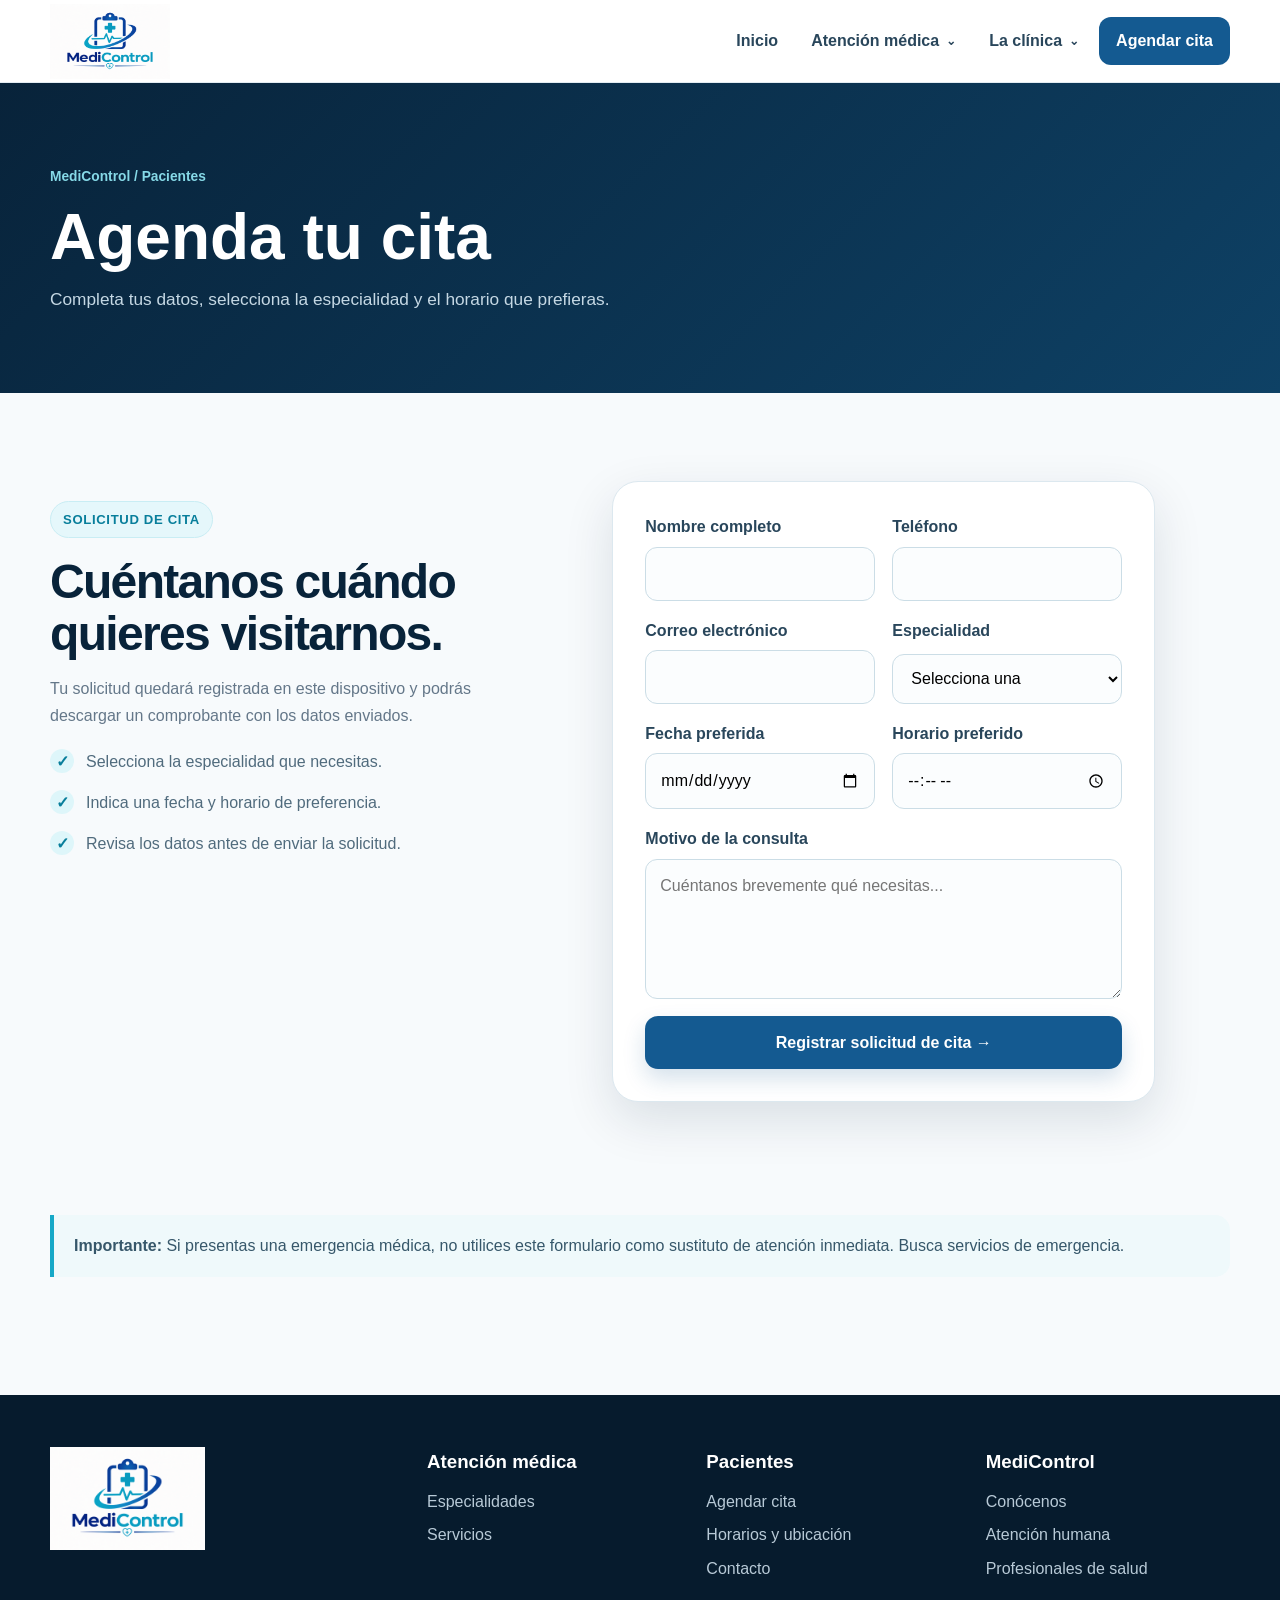
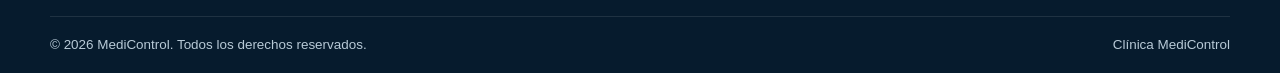
<file: citas.html>
<!doctype html>
<html lang="es">
<head>
<meta charset="utf-8">
<meta name="viewport" content="width=device-width,initial-scale=1">
<title>Agendar cita | MediControl</title>
<meta name="description" content="Solicita una cita en Clínica MediControl.">
<link rel="stylesheet" href="assets/styles.css">
</head>
<body>
<header>
  <nav class="navbar">
    <div class="container nav-inner">
      <a class="brand" href="index.html" aria-label="MediControl inicio"><img src="assets/logo.png" alt="MediControl"></a>
      <button class="menu-toggle" aria-label="Abrir menú" aria-expanded="false">☰</button>
      <ul class="nav-links">
        <li><a href="index.html">Inicio</a></li>
        <li class="drop"><button class="drop-btn">Atención médica <span class="chevron">⌄</span></button><div class="dropdown"><a href="especialidades.html">Especialidades <small>Áreas médicas y profesionales</small></a><a href="servicios.html">Servicios <small>Atención para nuestros pacientes</small></a></div></li>
        <li class="drop"><button class="drop-btn">La clínica <span class="chevron">⌄</span></button><div class="dropdown"><a href="nosotros.html">Conócenos <small>Nuestra forma de atender</small></a><a href="horarios.html">Horarios y ubicación <small>Cuándo y dónde encontrarnos</small></a></div></li>
        <li><a href="citas.html" class="nav-cta">Agendar cita</a></li>
      </ul>
    </div>
  </nav>
</header>
<main>
<section class="page-hero"><div class="container"><span class="breadcrumb">MediControl / Pacientes</span><h1>Agenda tu cita</h1><p>Completa tus datos, selecciona la especialidad y el horario que prefieras.</p></div></section>
<section class="section">
 <div class="container">
  <div class="appointment-layout">
   <div class="appointment-intro reveal">
    <span class="eyebrow">Solicitud de cita</span><h2>Cuéntanos cuándo quieres visitarnos.</h2>
    <p>Tu solicitud quedará registrada en este dispositivo y podrás descargar un comprobante con los datos enviados.</p>
    <ul class="list"><li><span class="check">✓</span><span>Selecciona la especialidad que necesitas.</span></li><li><span class="check">✓</span><span>Indica una fecha y horario de preferencia.</span></li><li><span class="check">✓</span><span>Revisa los datos antes de enviar la solicitud.</span></li></ul>
   </div>
   <div class="form-card reveal">
    <form id="appointmentForm">
     <div class="form-grid">
      <div class="field"><label for="name">Nombre completo</label><input id="name" name="name" autocomplete="name" required></div>
      <div class="field"><label for="phone">Teléfono</label><input id="phone" name="phone" type="tel" autocomplete="tel" required></div>
      <div class="field"><label for="email">Correo electrónico</label><input id="email" name="email" type="email" autocomplete="email" required></div>
      <div class="field"><label for="specialty">Especialidad</label><select id="specialty" name="specialty" required><option value="">Selecciona una</option><option>Medicina General</option><option>Pediatría</option><option>Cardiología</option><option>Dermatología</option><option>Ginecología</option></select></div>
      <div class="field"><label for="date">Fecha preferida</label><input id="date" name="date" type="date" required></div>
      <div class="field"><label for="time">Horario preferido</label><input id="time" name="time" type="time" required></div>
      <div class="field full"><label for="reason">Motivo de la consulta</label><textarea id="reason" name="reason" placeholder="Cuéntanos brevemente qué necesitas..." required></textarea></div>
      <div class="field full"><button class="btn btn-primary" type="submit">Registrar solicitud de cita →</button></div>
     </div>
     <div class="notice" id="appointmentNotice" role="status"></div>
     <div class="appointment-actions" id="appointmentActions" hidden><button class="btn btn-secondary" type="button" id="downloadAppointment">Descargar comprobante</button></div>
    </form>
   </div>
  </div>
 </div>
</section>
<section class="section compact-section"><div class="container"><div class="patient-note reveal"><strong>Importante:</strong> Si presentas una emergencia médica, no utilices este formulario como sustituto de atención inmediata. Busca servicios de emergencia.</div></div></section>
</main>
<footer class="footer">
  <div class="container footer-main">
    <div><img class="footer-logo" src="assets/logo.png" alt="MediControl"></div>
    <div><h3>Atención médica</h3><ul><li><a href="especialidades.html">Especialidades</a></li><li><a href="servicios.html">Servicios</a></li></ul></div>
    <div><h3>Pacientes</h3><ul><li><a href="citas.html">Agendar cita</a></li><li><a href="horarios.html">Horarios y ubicación</a></li><li><a href="contacto.html">Contacto</a></li></ul></div>
    <div><h3>MediControl</h3><ul><li><a href="nosotros.html">Conócenos</a></li><li>Atención humana</li><li>Profesionales de salud</li></ul></div>
  </div>
  <div class="container footer-bottom"><span>© 2026 MediControl. Todos los derechos reservados.</span><span>Clínica MediControl</span></div>
</footer>
<script src="assets/app.js"></script>
</body>
</html>
</file>
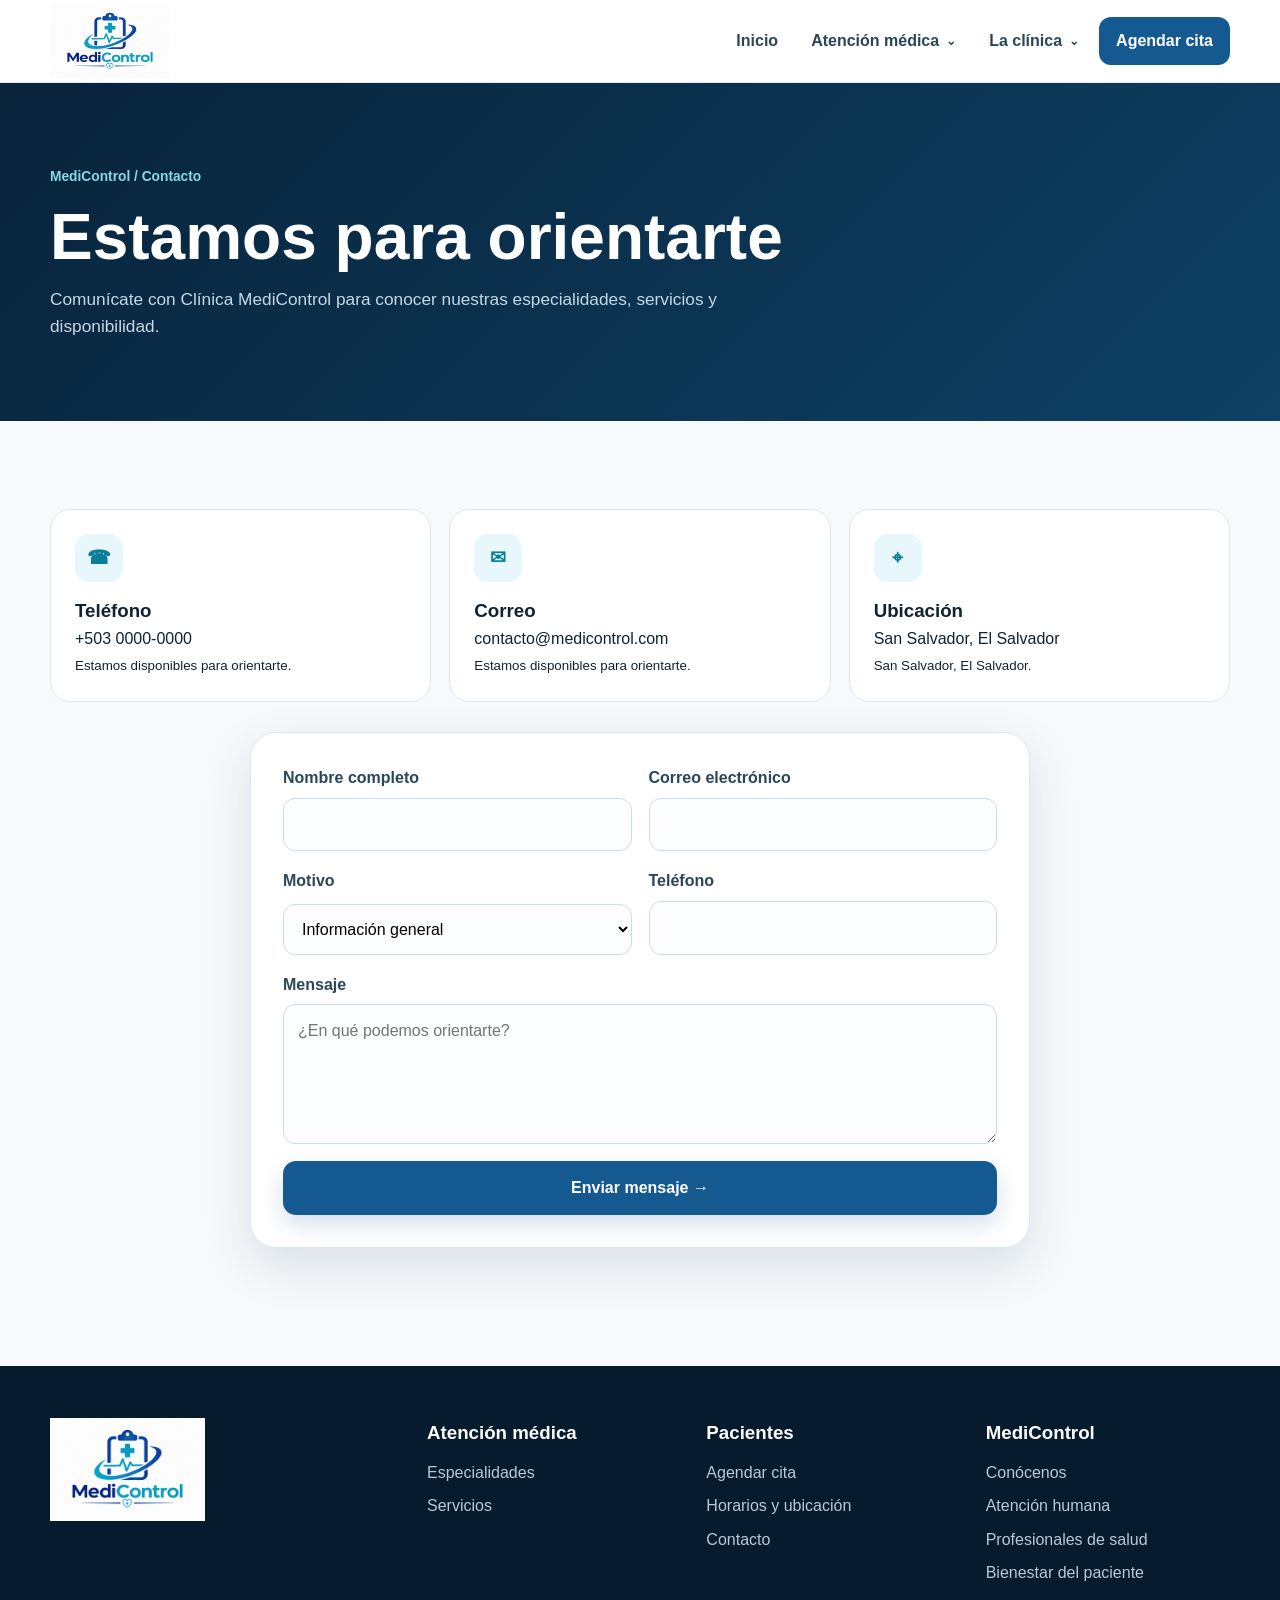
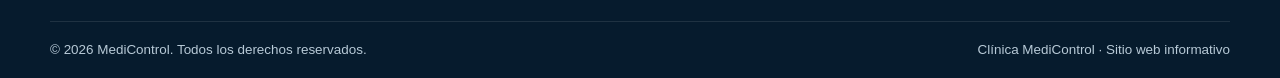
<file: contacto.html>
<!doctype html>
<html lang="es">
<head>
<meta charset="utf-8">
<meta name="viewport" content="width=device-width,initial-scale=1">
<title>Contacto | MediControl</title>
<meta name="description" content="Comunícate con Clínica MediControl.">
<link rel="stylesheet" href="assets/styles.css">
</head>
<body>

<header>
    <nav class="navbar">
    <div class="container nav-inner">
      <a class="brand" href="index.html" aria-label="MediControl inicio"><img src="assets/logo.png" alt="MediControl"></a>
      <button class="menu-toggle" aria-label="Abrir menú" aria-expanded="false">☰</button>
      <ul class="nav-links">
        <li><a href="index.html">Inicio</a></li>
        <li class="drop">
          <button class="drop-btn">Atención médica <span class="chevron">⌄</span></button>
          <div class="dropdown">
            <a href="especialidades.html">Especialidades <small>Conoce nuestras áreas médicas</small></a>
            <a href="servicios.html">Servicios <small>Lo que puedes encontrar en la clínica</small></a>
                      </div>
        </li>
        <li class="drop">
          <button class="drop-btn">La clínica <span class="chevron">⌄</span></button>
          <div class="dropdown">
            <a href="nosotros.html">Conócenos <small>Nuestra forma de atender</small></a>
            <a href="horarios.html">Horarios y ubicación <small>Cuándo y dónde encontrarnos</small></a>
          </div>
        </li>
        <li><a href="citas.html" class="nav-cta">Agendar cita</a></li>
      </ul>
    </div>
  </nav>
</header>

<main>

<section class="page-hero">
 <div class="container">
  <span class="breadcrumb">MediControl / Contacto</span>
  <h1>Estamos para orientarte</h1>
  <p>Comunícate con Clínica MediControl para conocer nuestras especialidades, servicios y disponibilidad.</p>
 </div>
</section>
<section class="section">
 <div class="container">
  <div class="contact-cards">
   <div class="contact-card reveal"><div class="card-icon">☎</div><h3>Teléfono</h3><p>+503 0000-0000</p><small>Estamos disponibles para orientarte.</small></div>
   <div class="contact-card reveal"><div class="card-icon">✉</div><h3>Correo</h3><p>contacto@medicontrol.com</p><small>Estamos disponibles para orientarte.</small></div>
   <div class="contact-card reveal"><div class="card-icon">⌖</div><h3>Ubicación</h3><p>San Salvador, El Salvador</p><small>San Salvador, El Salvador.</small></div>
  </div>
  <div class="form-card reveal">
   <form id="contactForm">
    <div class="form-grid">
     <div class="field"><label for="name">Nombre completo</label><input id="contactName" required></div>
     <div class="field"><label for="email">Correo electrónico</label><input id="contactEmail" type="email" required></div>
     <div class="field"><label for="subject">Motivo</label><select id="subject"><option>Información general</option><option>Especialidades</option><option>Servicios</option><option>Citas</option><option>Otra consulta</option></select></div>
     <div class="field"><label for="phone">Teléfono</label><input id="phone" type="tel"></div>
     <div class="field full"><label for="message">Mensaje</label><textarea id="message" required placeholder="¿En qué podemos orientarte?"></textarea></div>
     <div class="field full"><button class="btn btn-primary" type="submit">Enviar mensaje →</button></div>
    </div>
    <div class="notice" id="formNotice"></div>
   </form>
  </div>
 </div>
</section>

</main>

<footer class="footer">
  <div class="container footer-main">
    <div>
      <img class="footer-logo" src="assets/logo.png" alt="MediControl">
      
    </div>
    <div>
      <h3>Atención médica</h3>
      <ul>
        <li><a href="especialidades.html">Especialidades</a></li>
        <li><a href="servicios.html">Servicios</a></li>
              </ul>
    </div>
    <div>
      <h3>Pacientes</h3>
      <ul>
        <li><a href="citas.html">Agendar cita</a></li>
        <li><a href="horarios.html">Horarios y ubicación</a></li>
        <li><a href="contacto.html">Contacto</a></li>
      </ul>
    </div>
    <div>
      <h3>MediControl</h3>
      <ul>
        <li><a href="nosotros.html">Conócenos</a></li>
        <li>Atención humana</li>
        <li>Profesionales de salud</li>
        <li>Bienestar del paciente</li>
      </ul>
    </div>
  </div>
  <div class="container footer-bottom">
    <span>© 2026 MediControl. Todos los derechos reservados.</span>
    <span>Clínica MediControl · Sitio web informativo</span>
  </div>
</footer>

<script src="assets/app.js"></script>
</body>
</html>
</file>
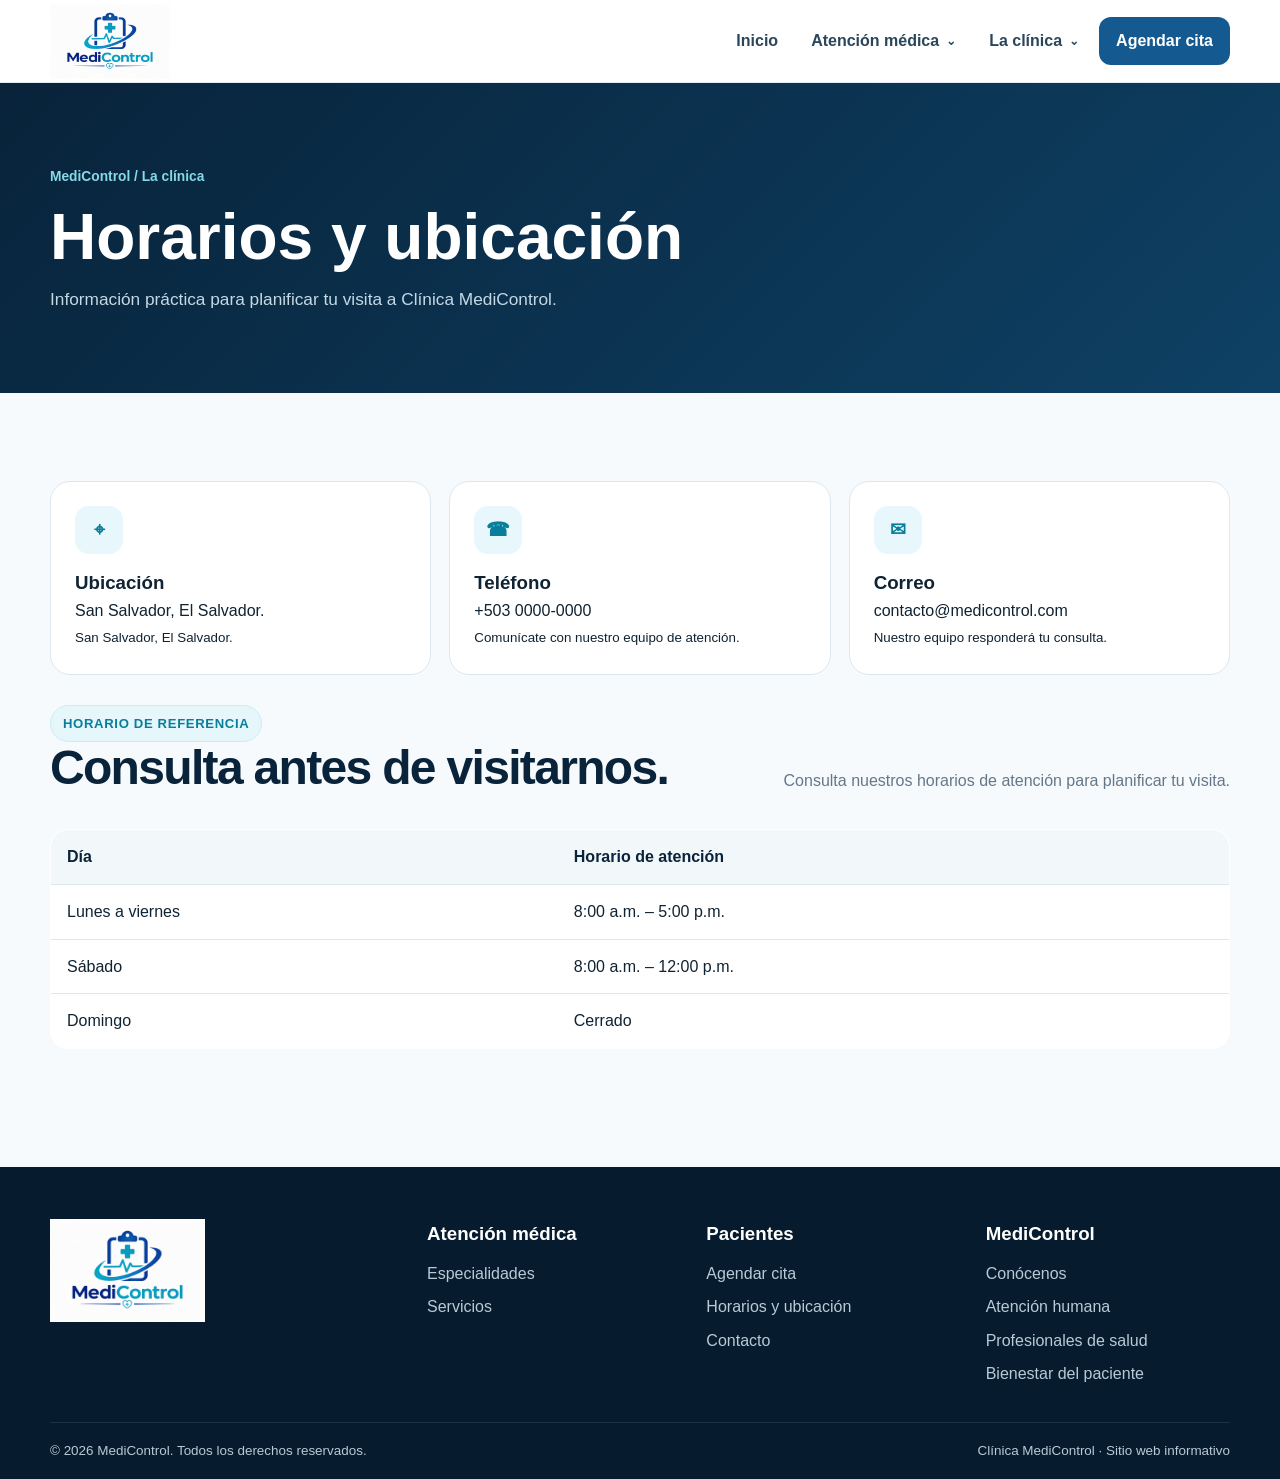
<file: horarios.html>
<!doctype html>
<html lang="es">
<head>
<meta charset="utf-8">
<meta name="viewport" content="width=device-width,initial-scale=1">
<title>Horarios y ubicación | MediControl</title>
<meta name="description" content="Consulta horarios y datos prácticos para visitar Clínica MediControl.">
<link rel="stylesheet" href="assets/styles.css">
</head>
<body>

<header>
    <nav class="navbar">
    <div class="container nav-inner">
      <a class="brand" href="index.html" aria-label="MediControl inicio"><img src="assets/logo.png" alt="MediControl"></a>
      <button class="menu-toggle" aria-label="Abrir menú" aria-expanded="false">☰</button>
      <ul class="nav-links">
        <li><a href="index.html">Inicio</a></li>
        <li class="drop">
          <button class="drop-btn">Atención médica <span class="chevron">⌄</span></button>
          <div class="dropdown">
            <a href="especialidades.html">Especialidades <small>Conoce nuestras áreas médicas</small></a>
            <a href="servicios.html">Servicios <small>Lo que puedes encontrar en la clínica</small></a>
                      </div>
        </li>
        <li class="drop">
          <button class="drop-btn">La clínica <span class="chevron">⌄</span></button>
          <div class="dropdown">
            <a href="nosotros.html">Conócenos <small>Nuestra forma de atender</small></a>
            <a href="horarios.html">Horarios y ubicación <small>Cuándo y dónde encontrarnos</small></a>
          </div>
        </li>
        <li><a href="citas.html" class="nav-cta">Agendar cita</a></li>
      </ul>
    </div>
  </nav>
</header>

<main>

<section class="page-hero">
 <div class="container">
  <span class="breadcrumb">MediControl / La clínica</span>
  <h1>Horarios y ubicación</h1>
  <p>Información práctica para planificar tu visita a Clínica MediControl.</p>
 </div>
</section>
<section class="section">
 <div class="container">
  <div class="contact-cards">
   <div class="contact-card reveal"><div class="card-icon">⌖</div><h3>Ubicación</h3><p>San Salvador, El Salvador.</p><small>San Salvador, El Salvador.</small></div>
   <div class="contact-card reveal"><div class="card-icon">☎</div><h3>Teléfono</h3><p>+503 0000-0000</p><small>Comunícate con nuestro equipo de atención.</small></div>
   <div class="contact-card reveal"><div class="card-icon">✉</div><h3>Correo</h3><p>contacto@medicontrol.com</p><small>Nuestro equipo responderá tu consulta.</small></div>
  </div>
  <div class="section-head reveal"><div><span class="eyebrow">Horario de referencia</span><h2>Consulta antes de visitarnos.</h2></div><p>Consulta nuestros horarios de atención para planificar tu visita.</p></div>
  <table class="hours reveal"><thead><tr><th>Día</th><th>Horario de atención</th></tr></thead><tbody>
   <tr><td>Lunes a viernes</td><td>8:00 a.m. – 5:00 p.m.</td></tr>
   <tr><td>Sábado</td><td>8:00 a.m. – 12:00 p.m.</td></tr>
   <tr><td>Domingo</td><td>Cerrado</td></tr>
  </tbody></table>
 </div>
</section>

</main>

<footer class="footer">
  <div class="container footer-main">
    <div>
      <img class="footer-logo" src="assets/logo.png" alt="MediControl">
      
    </div>
    <div>
      <h3>Atención médica</h3>
      <ul>
        <li><a href="especialidades.html">Especialidades</a></li>
        <li><a href="servicios.html">Servicios</a></li>
              </ul>
    </div>
    <div>
      <h3>Pacientes</h3>
      <ul>
        <li><a href="citas.html">Agendar cita</a></li>
        <li><a href="horarios.html">Horarios y ubicación</a></li>
        <li><a href="contacto.html">Contacto</a></li>
      </ul>
    </div>
    <div>
      <h3>MediControl</h3>
      <ul>
        <li><a href="nosotros.html">Conócenos</a></li>
        <li>Atención humana</li>
        <li>Profesionales de salud</li>
        <li>Bienestar del paciente</li>
      </ul>
    </div>
  </div>
  <div class="container footer-bottom">
    <span>© 2026 MediControl. Todos los derechos reservados.</span>
    <span>Clínica MediControl · Sitio web informativo</span>
  </div>
</footer>

<script src="assets/app.js"></script>
</body>
</html>
</file>
<file: assets/styles.css>
:root{
  --navy:#08233a;
  --navy-2:#0d3554;
  --blue:#145a91;
  --cyan:#16a8c7;
  --cyan-2:#22c6df;
  --ink:#102332;
  --muted:#647789;
  --light:#eef6fa;
  --white:#ffffff;
  --line:#dce8ef;
  --danger:#d84a4a;
  --shadow:0 18px 50px rgba(8,35,58,.12);
  --radius:22px;
}
*{box-sizing:border-box;margin:0;padding:0}
html{scroll-behavior:smooth}
body{
  font-family:Inter,Segoe UI,Roboto,Arial,sans-serif;
  color:var(--ink);
  background:#f7fafc;
  line-height:1.6;
}
a{text-decoration:none;color:inherit}
img{max-width:100%;display:block}
button,input,textarea{font:inherit}
.container{width:min(1160px,92%);margin:auto}
.topbar{
  background:var(--navy);
  color:#dcebf5;
  font-size:.82rem;
  padding:8px 0;
}
.topbar .container{display:flex;justify-content:space-between;gap:20px}
.navbar{
  position:sticky;top:0;z-index:1000;
  background:rgba(255,255,255,.94);
  backdrop-filter:blur(14px);
  border-bottom:1px solid rgba(220,232,239,.8);
}
.nav-inner{height:82px;display:flex;align-items:center;justify-content:space-between;gap:30px}
.brand img{width:120px;height: 75px;}
.nav-links{display:flex;align-items:center;gap:7px;list-style:none}
.nav-links>li>a,.drop-btn{
  display:flex;align-items:center;gap:7px;
  padding:11px 13px;border-radius:12px;
  font-weight:650;color:#29465b;
  transition:.25s ease;
}
.nav-links>li>a:hover,.drop-btn:hover{background:#edf7fa;color:var(--blue)}
.drop{position:relative}
.drop-btn{border:0;background:transparent;cursor:pointer}
.chevron{transition:transform .25s ease;font-size:.72rem}
.drop.open .chevron{transform:rotate(180deg)}
.dropdown{
  position:absolute;right:0;top:calc(100% + 12px);
  width:270px;padding:10px;
  background:#fff;border:1px solid var(--line);
  border-radius:17px;box-shadow:var(--shadow);
  opacity:0;visibility:hidden;transform:translateY(-8px) scale(.98);
  transition:.25s ease;transform-origin:top right;
}
.drop.open .dropdown{opacity:1;visibility:visible;transform:translateY(0) scale(1)}
.dropdown a{display:block;padding:12px 13px;border-radius:12px}
.dropdown a:hover{background:#eff8fb;color:var(--blue)}
.dropdown small{display:block;color:var(--muted);font-weight:400;margin-top:2px}
.nav-cta{background:var(--blue)!important;color:white!important;padding:11px 17px!important}
.nav-cta:hover{background:var(--navy)!important}
.menu-toggle{display:none;border:0;background:var(--navy);color:#fff;border-radius:12px;padding:10px 12px;cursor:pointer}
.hero{
  min-height:calc(100vh - 115px);
  display:grid;align-items:center;
  background:
    radial-gradient(circle at 82% 22%,rgba(22,168,199,.16),transparent 28%),
    linear-gradient(135deg,#f9fcfd 0%,#eef7fb 100%);
  overflow:hidden;
}
.hero-grid{display:grid;grid-template-columns:1.03fr .97fr;gap:60px;align-items:center;padding:72px 0}
.eyebrow{display:inline-flex;gap:8px;align-items:center;background:#e5f7fb;color:#087e9b;border:1px solid #c9edf4;border-radius:999px;padding:7px 12px;font-size:.82rem;font-weight:750;text-transform:uppercase;letter-spacing:.05em}
.hero h1{font-size:clamp(2.7rem,5vw,5.2rem);line-height:1.03;letter-spacing:-.055em;margin:18px 0;color:var(--navy)}
.hero h1 span{color:var(--cyan)}
.hero p.lead{font-size:1.12rem;color:#587083;max-width:650px}
.actions{display:flex;flex-wrap:wrap;gap:12px;margin-top:28px}
.btn{
  display:inline-flex;align-items:center;justify-content:center;gap:9px;
  border:1px solid transparent;border-radius:13px;padding:13px 18px;
  font-weight:750;cursor:pointer;transition:.25s ease;
}
.btn-primary{background:var(--blue);color:#fff;box-shadow:0 10px 22px rgba(20,90,145,.18)}
.btn-primary:hover{transform:translateY(-2px);background:var(--navy)}
.btn-secondary{background:#fff;color:var(--navy);border-color:#cddde6}
.btn-secondary:hover{border-color:var(--cyan);color:#087e9b;transform:translateY(-2px)}
.hero-visual{position:relative}
.hero-card{
  background:#fff;border:1px solid #dceaf0;border-radius:30px;
  box-shadow:var(--shadow);overflow:hidden;
}
.hero-photo{height:470px;object-fit:cover;width:100%}
.floating{
  position:absolute;background:#fff;border:1px solid var(--line);box-shadow:var(--shadow);
  border-radius:18px;padding:15px 17px;display:flex;gap:12px;align-items:center;
}
.float-one{left:-35px;bottom:35px}.float-two{right:-28px;top:35px}
.float-icon{width:40px;height:40px;border-radius:12px;background:#e4f7fb;color:#0785a1;display:grid;place-items:center;font-weight:900}
.section{padding:88px 0}
.section-head{display:flex;justify-content:space-between;gap:30px;align-items:end;margin-bottom:36px}
.section-head h2{font-size:clamp(2rem,4vw,3rem);line-height:1.08;color:var(--navy);letter-spacing:-.035em}
.section-head p{max-width:560px;color:var(--muted)}
.grid-3{display:grid;grid-template-columns:repeat(3,1fr);gap:20px}
.card{
  background:#fff;border:1px solid var(--line);border-radius:var(--radius);
  padding:27px;box-shadow:0 8px 30px rgba(8,35,58,.06);
  transition:.28s ease;
}
.card:hover{transform:translateY(-5px);box-shadow:var(--shadow)}
.card-icon{width:48px;height:48px;border-radius:14px;background:#e8f7fb;color:#087e9b;display:grid;place-items:center;font-size:1.2rem;font-weight:900;margin-bottom:19px}
.card h3{font-size:1.2rem;color:var(--navy);margin-bottom:8px}
.card p{color:var(--muted)}
.stats{background:var(--navy);color:#fff}
.stats-grid{display:grid;grid-template-columns:repeat(4,1fr);gap:20px}
.stat{padding:12px 0}
.stat strong{display:block;font-size:2.2rem;color:var(--cyan-2)}
.stat span{color:#b7ccda}
.image-banner{display:grid;grid-template-columns:1fr 1fr;gap:0;border-radius:28px;overflow:hidden;background:#0b2b43}
.image-banner img{height:390px;width:100%;object-fit:cover}
.image-banner .copy{padding:48px;color:#fff;display:flex;flex-direction:column;justify-content:center}
.image-banner .copy h2{font-size:2.4rem;line-height:1.1;margin-bottom:15px}
.image-banner .copy p{color:#bfd2df}
.page-hero{background:linear-gradient(135deg,#08233a,#0e4165);color:#fff;padding:80px 0}
.page-hero h1{font-size:clamp(2.5rem,5vw,4.2rem);line-height:1.05;margin:15px 0}
.page-hero p{max-width:720px;color:#c5d8e4;font-size:1.08rem}
.breadcrumb{color:#86d9e7;font-weight:700;font-size:.86rem}
.feature-layout{display:grid;grid-template-columns:.9fr 1.1fr;gap:35px;align-items:center}
.feature-image{border-radius:25px;overflow:hidden;box-shadow:var(--shadow);border:1px solid var(--line)}
.feature-image img{height:480px;width:100%;object-fit:cover}
.list{display:grid;gap:15px;margin-top:20px}
.list li{list-style:none;display:flex;gap:12px;color:#506b7d}
.check{min-width:24px;height:24px;border-radius:50%;display:grid;place-items:center;background:#def6fa;color:#087e9b;font-weight:900}
.process{display:grid;grid-template-columns:repeat(4,1fr);gap:15px}
.step{background:#fff;border:1px solid var(--line);padding:23px;border-radius:20px}
.step-number{font-weight:900;color:var(--cyan);font-size:1.5rem}
.step h3{margin:8px 0;color:var(--navy)}
.step p{color:var(--muted);font-size:.94rem}
.form-card{max-width:780px;margin:auto;background:#fff;border:1px solid var(--line);border-radius:26px;padding:32px;box-shadow:var(--shadow)}
.form-grid{display:grid;grid-template-columns:1fr 1fr;gap:17px}
.field{display:grid;gap:7px}
.field.full{grid-column:1/-1}
.field label{font-weight:700;color:#29465b}
.field input,.field textarea,.field select{width:100%;padding:13px 14px;border:1px solid #cbdde6;border-radius:12px;outline:none;background:#fbfdfe}
.field input:focus,.field textarea:focus,.field select:focus{border-color:var(--cyan);box-shadow:0 0 0 3px rgba(22,168,199,.12)}
.field textarea{min-height:140px;resize:vertical}
.notice{margin-top:15px;padding:12px 14px;border-radius:12px;background:#eaf8fb;color:#087e9b;display:none}
.footer{background:#061b2d;color:#b8cad7;margin-top:30px}
.footer-main{padding:52px 0 35px;display:grid;grid-template-columns:1.4fr 1fr 1fr 1fr;gap:35px}
.footer h3{color:#fff;margin-bottom:12px}
.footer p{max-width:360px}
.footer ul{list-style:none;display:grid;gap:8px}
.footer a:hover{color:#fff}
.footer-logo{width:155px;margin-bottom:14px}
.footer-bottom{border-top:1px solid rgba(255,255,255,.1);padding:17px 0;display:flex;justify-content:space-between;gap:20px;font-size:.84rem}
.reveal{opacity:0;transform:translateY(18px);transition:.7s ease}
.reveal.show{opacity:1;transform:none}
@media(max-width:900px){
  .menu-toggle{display:block}
  .nav-links{position:absolute;left:4%;right:4%;top:78px;background:#fff;border:1px solid var(--line);border-radius:18px;box-shadow:var(--shadow);padding:10px;display:none;flex-direction:column;align-items:stretch}
  .nav-links.active{display:flex}
  .nav-links>li>a,.drop-btn{width:100%;justify-content:space-between}
  .dropdown{position:static;width:100%;box-shadow:none;margin-top:5px;display:none}
  .drop.open .dropdown{display:block}
  .hero-grid,.feature-layout,.image-banner{grid-template-columns:1fr}
  .hero{min-height:auto}.hero-visual{order:-1}.hero-photo{height:360px}
  .float-one{left:12px}.float-two{right:12px}
  .grid-3{grid-template-columns:1fr 1fr}.stats-grid{grid-template-columns:1fr 1fr}.process{grid-template-columns:1fr 1fr}
  .footer-main{grid-template-columns:1fr 1fr}
}
@media(max-width:600px){
  .topbar .container{display:none}.nav-inner{height:72px}
  .brand img{width:145px}.hero-grid{padding:48px 0}.hero h1{font-size:2.7rem}
  .section{padding:65px 0}.grid-3,.stats-grid,.process,.form-grid{grid-template-columns:1fr}
  .field.full{grid-column:auto}.image-banner img{height:280px}.image-banner .copy{padding:32px}
  .feature-image img{height:330px}.footer-main{grid-template-columns:1fr}.footer-bottom{flex-direction:column}
}


/* --- MediControl Clínica: components --- */
.specialty-grid{display:grid;grid-template-columns:repeat(3,1fr);gap:20px}
.specialty-card{position:relative;overflow:hidden}
.specialty-card .specialty-tag{display:inline-flex;padding:6px 10px;border-radius:999px;background:#e8f7fb;color:#087e9b;font-size:.78rem;font-weight:800;margin-bottom:15px}
.specialty-card h3{font-size:1.25rem}
.specialty-card p{margin-bottom:18px}
.specialty-link{font-weight:800;color:#087e9b}
.info-grid{display:grid;grid-template-columns:repeat(3,1fr);gap:20px}
.info-box{background:#f4f9fb;border:1px solid var(--line);border-radius:20px;padding:24px}
.info-box strong{display:block;color:var(--navy);font-size:1.05rem;margin-bottom:7px}
.doctor-card{display:grid;grid-template-columns:90px 1fr;gap:20px;align-items:center}
.doctor-avatar{width:90px;height:90px;border-radius:22px;overflow:hidden;background:#dff4f8}
.doctor-avatar img{width:100%;height:100%;object-fit:cover}
.service-list{display:grid;grid-template-columns:1fr 1fr;gap:14px}
.service-item{display:flex;gap:12px;align-items:flex-start;padding:17px;border:1px solid var(--line);border-radius:16px;background:#fff}
.service-item .check{flex:none}
.cta-strip{background:linear-gradient(135deg,#0a2f4b,#0a7891);border-radius:26px;padding:40px;color:#fff;display:flex;justify-content:space-between;gap:30px;align-items:center}
.cta-strip h2{font-size:2rem;line-height:1.1;margin-bottom:9px}
.cta-strip p{color:#d5edf2;max-width:650px}
.contact-cards{display:grid;grid-template-columns:repeat(3,1fr);gap:18px;margin-bottom:30px}
.contact-card{background:#fff;border:1px solid var(--line);border-radius:20px;padding:24px}
.contact-card .card-icon{margin-bottom:14px}
.hours{width:100%;border-collapse:collapse;background:#fff;border:1px solid var(--line);border-radius:18px;overflow:hidden}
.hours th,.hours td{padding:14px 16px;border-bottom:1px solid var(--line);text-align:left}
.hours th{color:var(--navy);background:#f2f8fa}
.hours tr:last-child td{border-bottom:0}
.patient-note{border-left:4px solid var(--cyan);background:#eff9fb;padding:18px 20px;border-radius:0 15px 15px 0;color:#36576a}
.hero-badges{display:flex;flex-wrap:wrap;gap:9px;margin-top:22px}
.hero-badge{padding:8px 12px;border-radius:999px;background:rgba(255,255,255,.1);border:1px solid rgba(255,255,255,.16);color:#e4f7fb;font-size:.84rem}
@media(max-width:900px){.specialty-grid,.info-grid,.contact-cards{grid-template-columns:1fr 1fr}.service-list{grid-template-columns:1fr}.cta-strip{flex-direction:column;align-items:flex-start}}
@media(max-width:600px){.specialty-grid,.info-grid,.contact-cards{grid-template-columns:1fr}.doctor-card{grid-template-columns:1fr}.doctor-avatar{width:76px;height:76px}}

/* =============================================
   VERSIÓN FINAL — RESPONSIVE / CONFIANZA / CITAS
============================================= */
*, *::before, *::after { box-sizing: border-box; }
html { overflow-x: hidden; scroll-behavior: smooth; }
body { overflow-x: hidden; }
img, svg, video { max-width: 100%; }
button, input, select, textarea { font: inherit; }
.container { width: min(1180px, calc(100% - 40px)); margin-inline: auto; }
.navbar { position: sticky; top: 0; z-index: 1000; }
.nav-inner { min-width: 0; }
.brand { flex: 0 0 auto; }
.nav-links { min-width: 0; }
.dropdown a { white-space: normal; }
.hero-grid, .feature-layout, .image-banner, .appointment-layout { min-width: 0; }
.hero-grid > *, .feature-layout > *, .image-banner > *, .appointment-layout > * { min-width: 0; }
.hero h1, .section-head h2, .page-hero h1 { overflow-wrap: anywhere; }
.floating { max-width: min(260px, 44%); }
.floating small { line-height: 1.35; }

.specialty-grid { align-items: stretch; }
.specialty-card { padding: 0; display: flex; flex-direction: column; }
.specialty-photo { aspect-ratio: 16 / 10; overflow: hidden; background: #dff4f8; }
.specialty-photo img { display: block; width: 100%; height: 100%; object-fit: cover; transition: transform .35s ease; }
.specialty-card:hover .specialty-photo img { transform: scale(1.04); }
.specialty-content { padding: 25px 27px 27px; display: flex; flex-direction: column; flex: 1; }
.specialty-content .specialty-link { margin-top: auto; padding-top: 8px; }

.testimonial-grid { display: grid; grid-template-columns: repeat(3, 1fr); gap: 20px; }
.testimonial { background: #fff; border: 1px solid var(--line); border-radius: 22px; padding: 28px; box-shadow: 0 8px 30px rgba(8,35,58,.06); }
.quote-mark { color: var(--cyan); font-size: 3.4rem; line-height: .75; font-weight: 900; margin-bottom: 18px; }
.testimonial > p { color: #496477; line-height: 1.7; }
.testimonial-author { display: flex; align-items: center; gap: 11px; margin-top: 22px; padding-top: 18px; border-top: 1px solid var(--line); }
.testimonial-author strong, .testimonial-author small { display: block; }
.testimonial-author strong { color: var(--navy); font-size: .92rem; }
.testimonial-author small { color: var(--muted); margin-top: 3px; }
.testimonial-avatar { width: 42px; height: 42px; border-radius: 13px; background: #e5f7fb; color: #087e9b; display: grid; place-items: center; font-weight: 850; font-size: .78rem; }

.appointment-layout { display: grid; grid-template-columns: .78fr 1.22fr; gap: 45px; align-items: start; }
.appointment-intro { padding-top: 20px; }
.appointment-intro h2 { font-size: clamp(2rem, 4vw, 3rem); line-height: 1.08; color: var(--navy); margin: 18px 0 15px; letter-spacing: -.035em; }
.appointment-intro > p { color: var(--muted); max-width: 520px; line-height: 1.7; }
.appointment-actions { display: flex; gap: 10px; margin-top: 14px; }
.appointment-actions[hidden] { display: none; }
.notice { line-height: 1.5; }

.footer-main > div:first-child { display: flex; align-items: flex-start; }
.footer-logo { margin-bottom: 0; }
.compact-section { padding-top: 25px; }

@media (max-width: 1000px) {
  .container { width: min(100% - 32px, 900px); }
  .hero-grid { grid-template-columns: 1fr; gap: 40px; }
  .hero-visual { max-width: 760px; width: 100%; margin-inline: auto; }
  .hero-photo { height: min(470px, 60vw); min-height: 300px; }
  .feature-layout, .appointment-layout { grid-template-columns: 1fr; }
  .appointment-intro { padding-top: 0; }
  .specialty-grid, .testimonial-grid { grid-template-columns: repeat(2, 1fr); }
  .section-head { align-items: flex-start; flex-direction: column; }
  .section-head p { max-width: 760px; }
}

@media (max-width: 760px) {
  .container { width: min(100% - 28px, 680px); }
  .navbar { position: sticky; }
  .nav-inner { height: 70px; }
  .brand img { width: 110px; height: 65px; }
  .menu-toggle { display: block; }
  .nav-links { top: 70px; left: 14px; right: 14px; width: auto; max-height: calc(100vh - 84px); overflow-y: auto; }
  .nav-links > li { width: 100%; }
  .dropdown { max-width: none; }
  .hero-grid { padding: 42px 0 55px; }
  .hero h1 { font-size: clamp(2.35rem, 10vw, 3.5rem); }
  .hero p.lead { font-size: 1rem; }
  .actions { width: 100%; }
  .actions .btn { flex: 1 1 190px; }
  .floating { position: static; max-width: none; margin-top: 12px; }
  .hero-visual { display: grid; gap: 0; }
  .hero-card { border-radius: 22px; }
  .hero-photo { height: 330px; min-height: 0; }
  .section { padding: 58px 0; }
  .page-hero { padding: 58px 0; }
  .page-hero h1 { font-size: clamp(2.25rem, 9vw, 3.5rem); }
  .grid-3, .specialty-grid, .testimonial-grid, .stats-grid, .process, .info-grid, .contact-cards { grid-template-columns: 1fr; }
  .form-card { padding: 22px; border-radius: 20px; }
  .form-grid { grid-template-columns: 1fr; }
  .field.full { grid-column: auto; }
  .service-list { grid-template-columns: 1fr; }
  .image-banner img { height: 260px; }
  .image-banner .copy { padding: 30px 24px; }
  .image-banner .copy h2 { font-size: 2rem; }
  .feature-image img { height: 320px; }
  .cta-strip { padding: 30px 24px; }
  .cta-strip h2 { font-size: 1.75rem; }
  .footer-main { grid-template-columns: 1fr; gap: 26px; padding: 42px 0 30px; }
  .footer-bottom { flex-direction: column; gap: 7px; }
  .hours { display: block; overflow-x: auto; white-space: nowrap; }
  .testimonial { padding: 24px; }
}

@media (max-width: 420px) {
  .container { width: min(100% - 22px, 398px); }
  .brand img { width: 132px; }
  .hero h1 { font-size: 2.2rem; }
  .hero-photo { height: 250px; }
  .actions .btn { width: 100%; flex-basis: 100%; }
  .btn { width: 100%; }
  .specialty-content { padding: 22px; }
  .form-card { padding: 17px; }
  .field input, .field textarea, .field select { font-size: 16px; }
  .appointment-actions .btn { width: 100%; }
}
</file>
